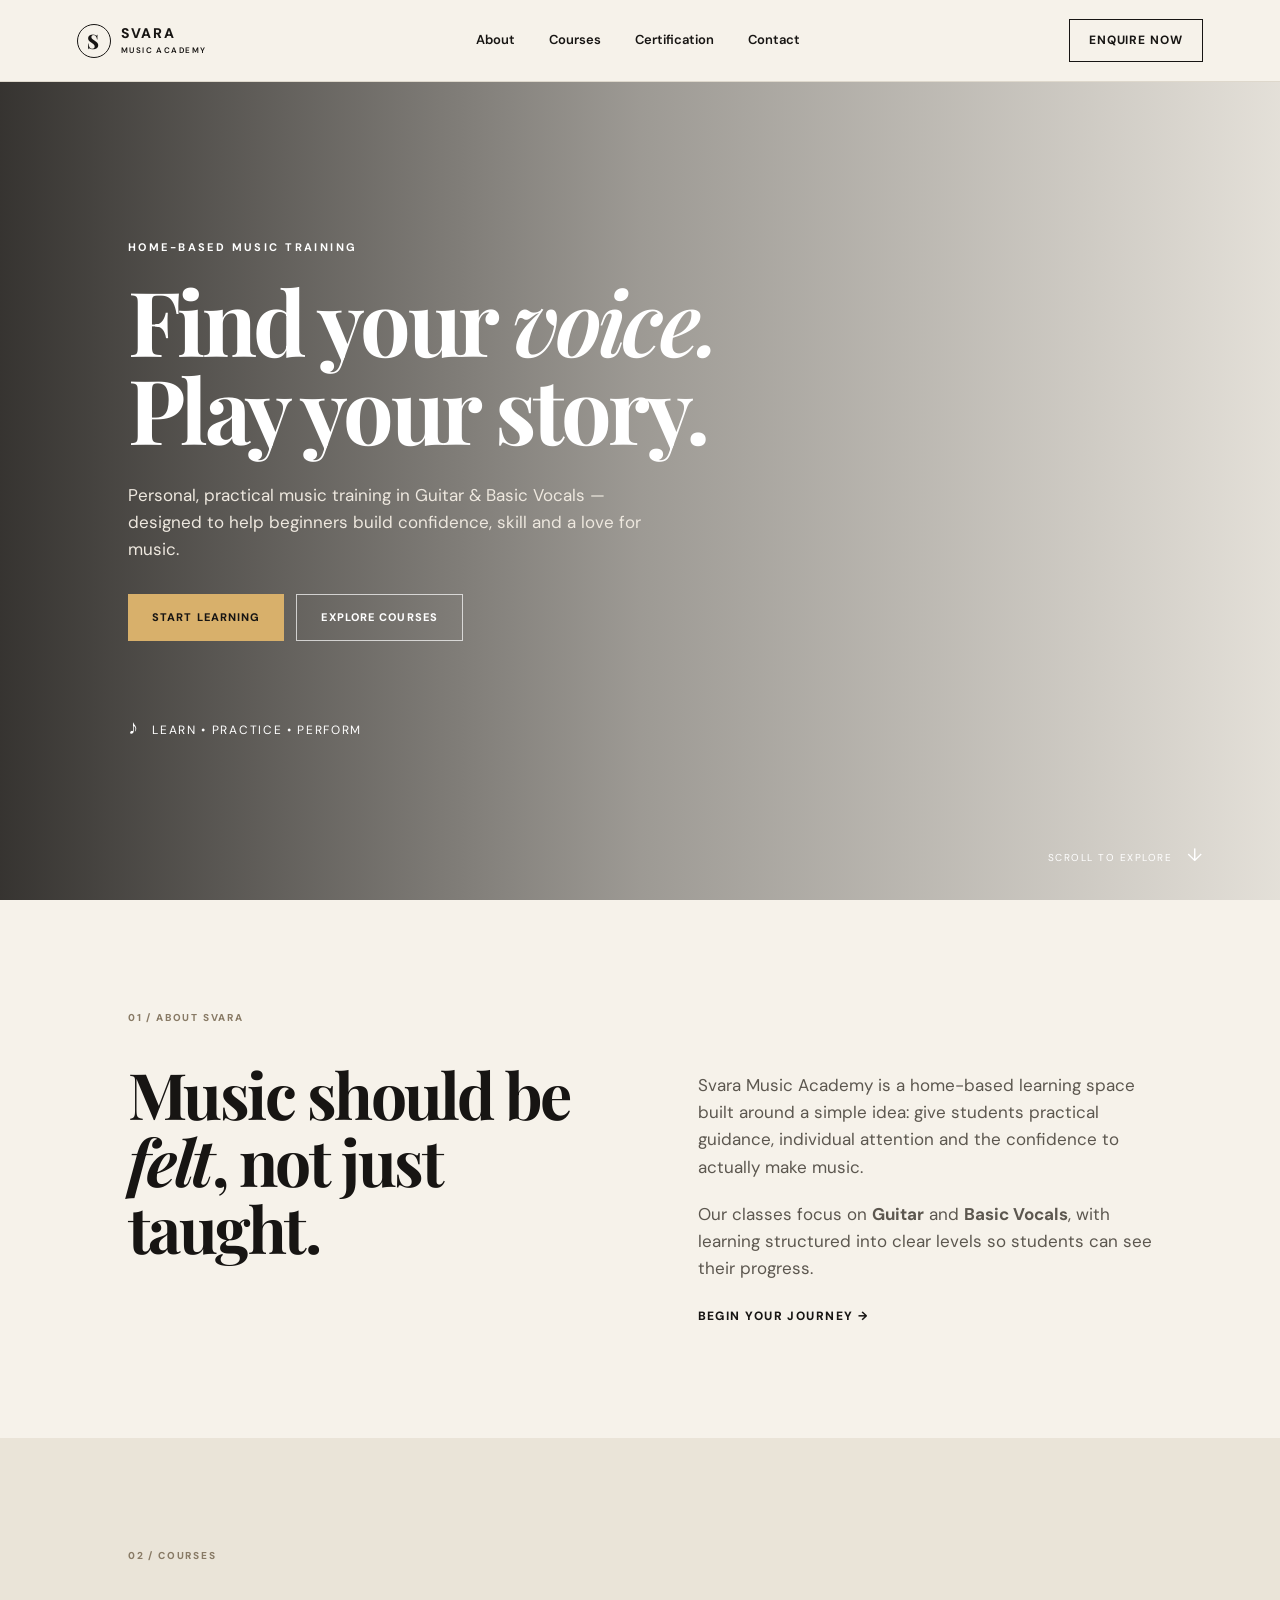
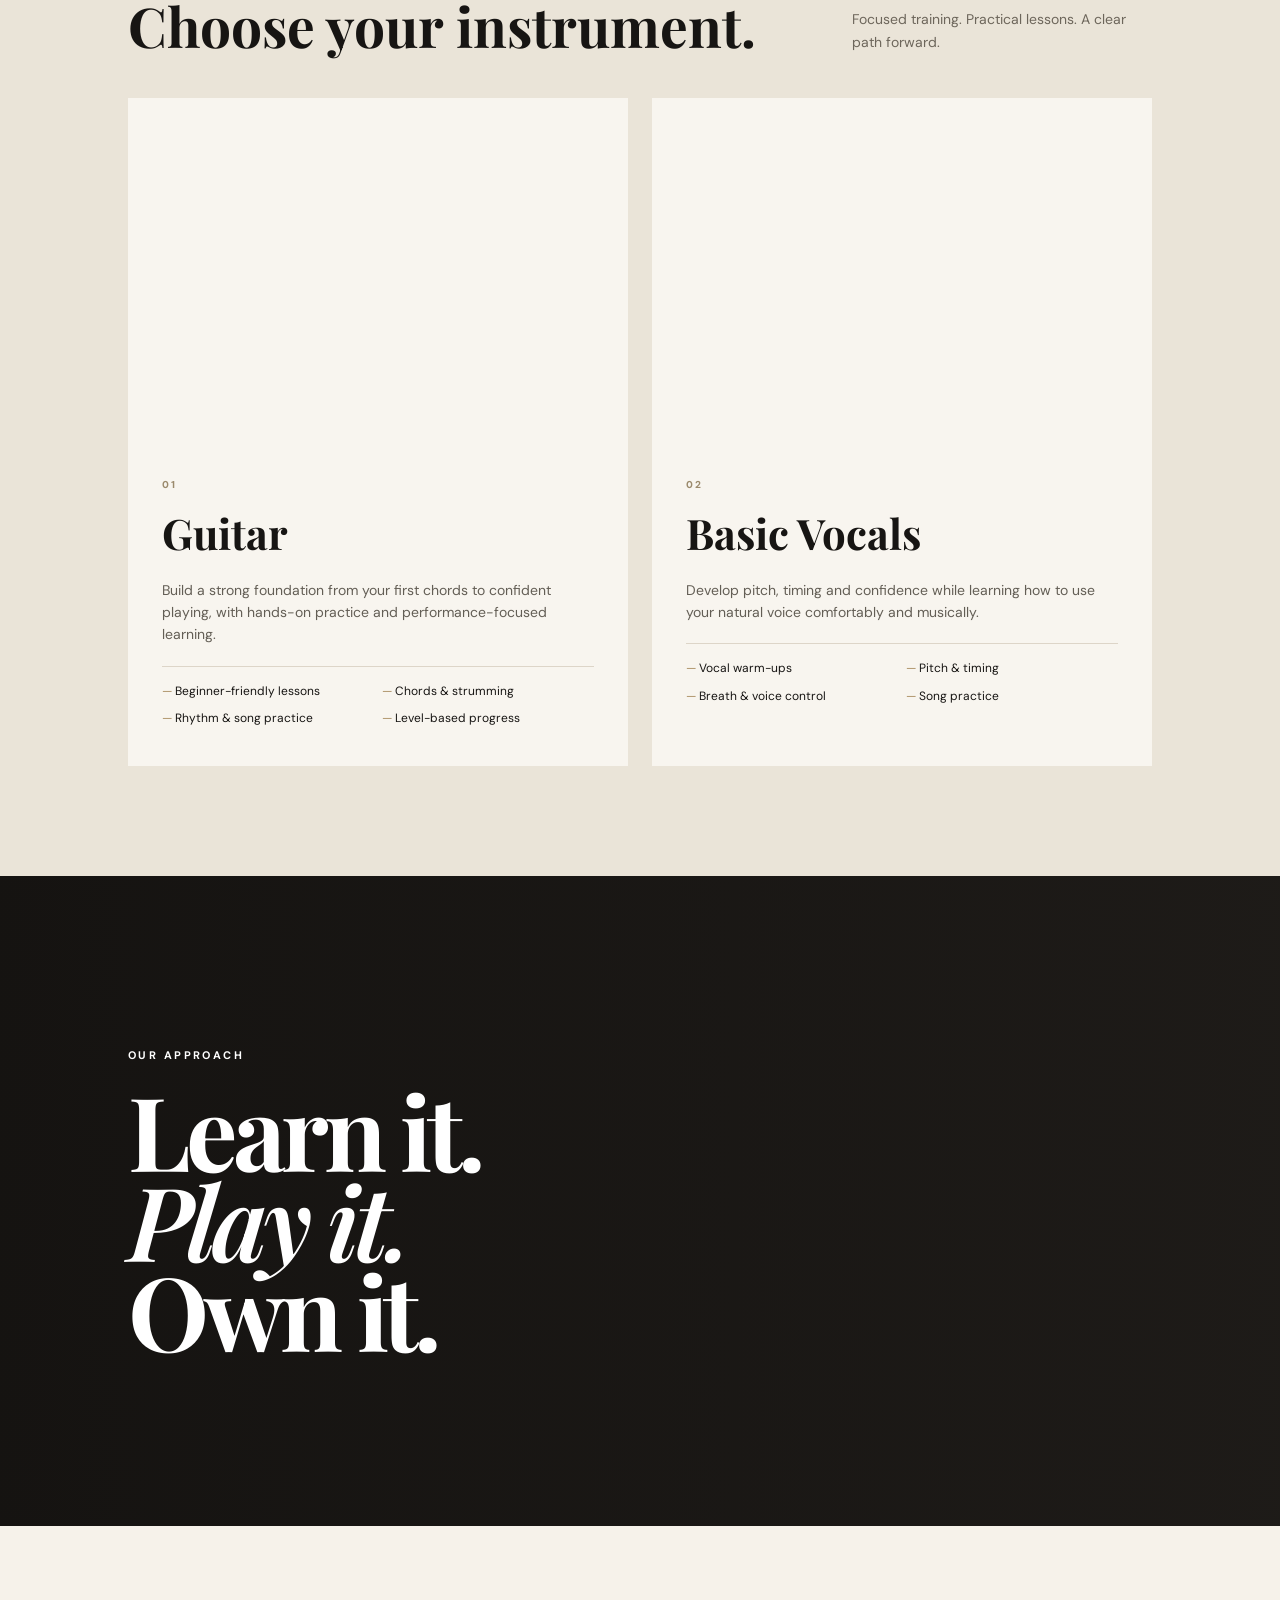
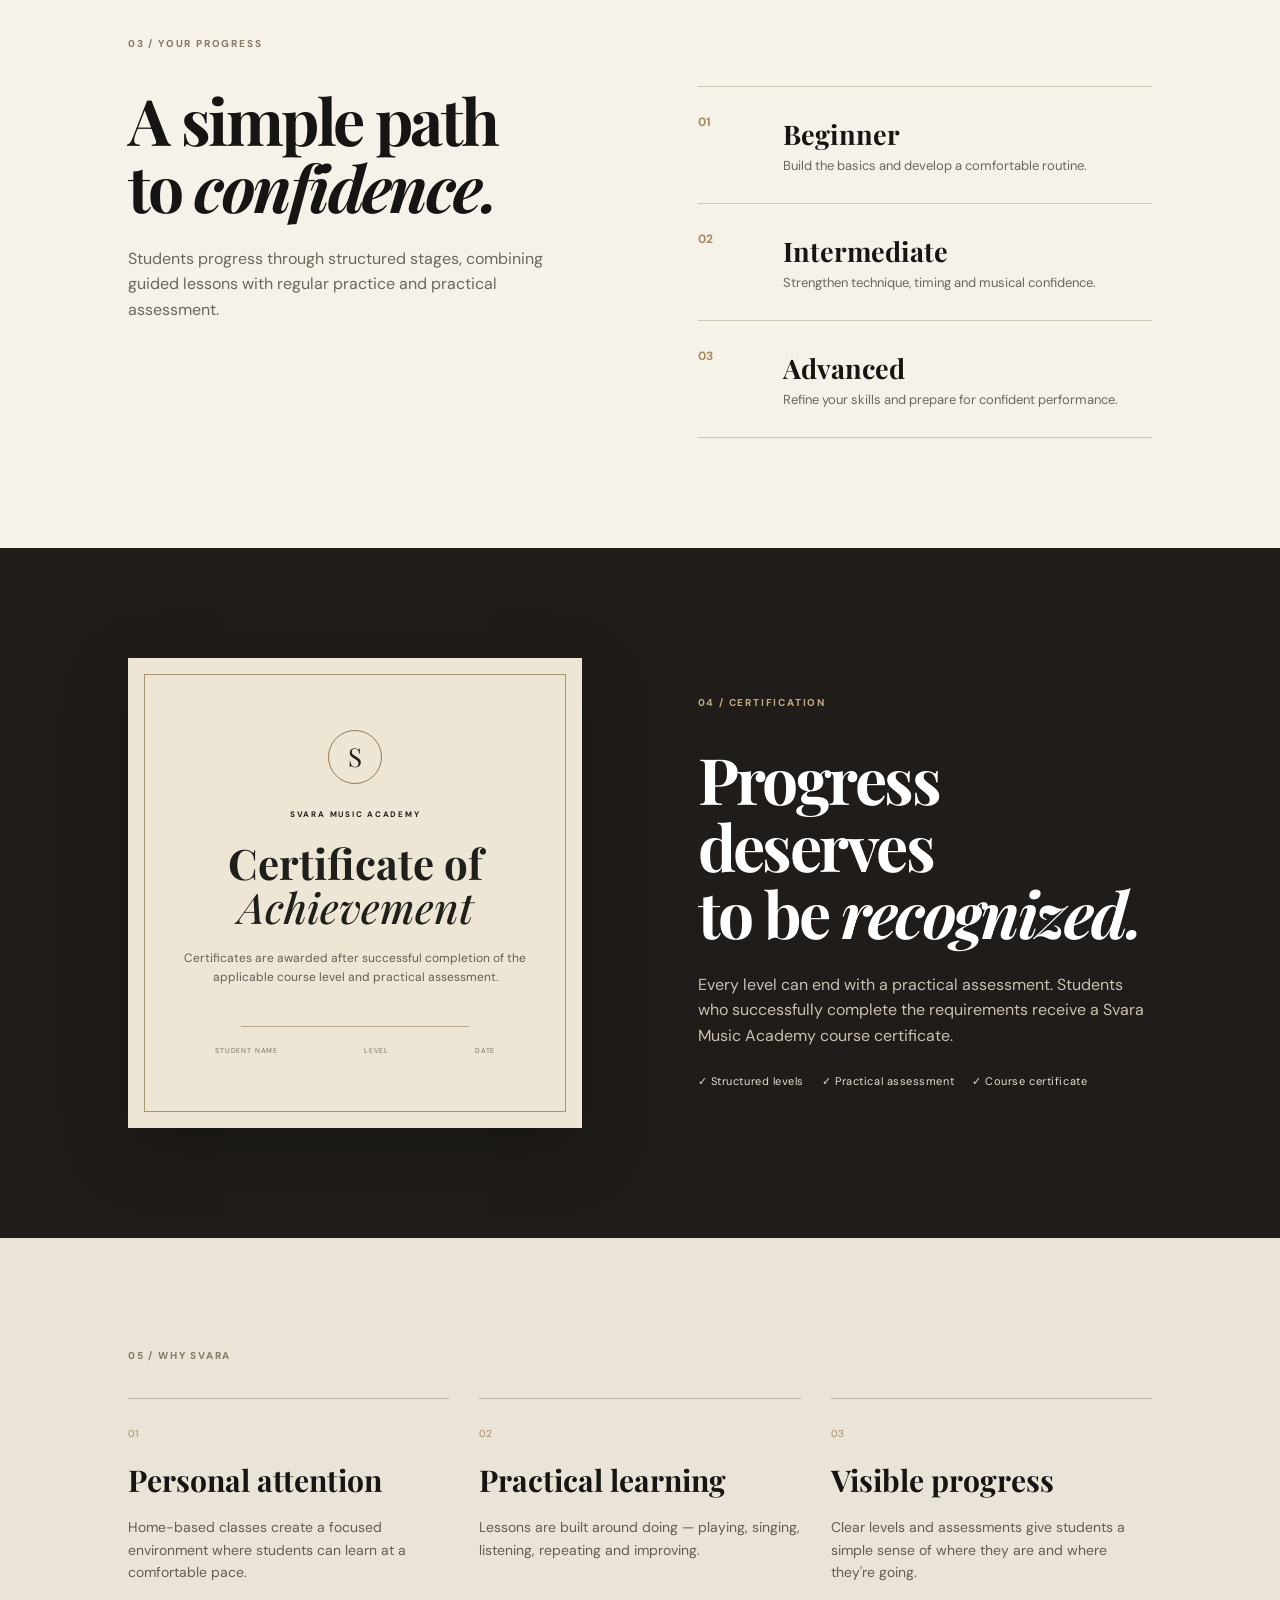
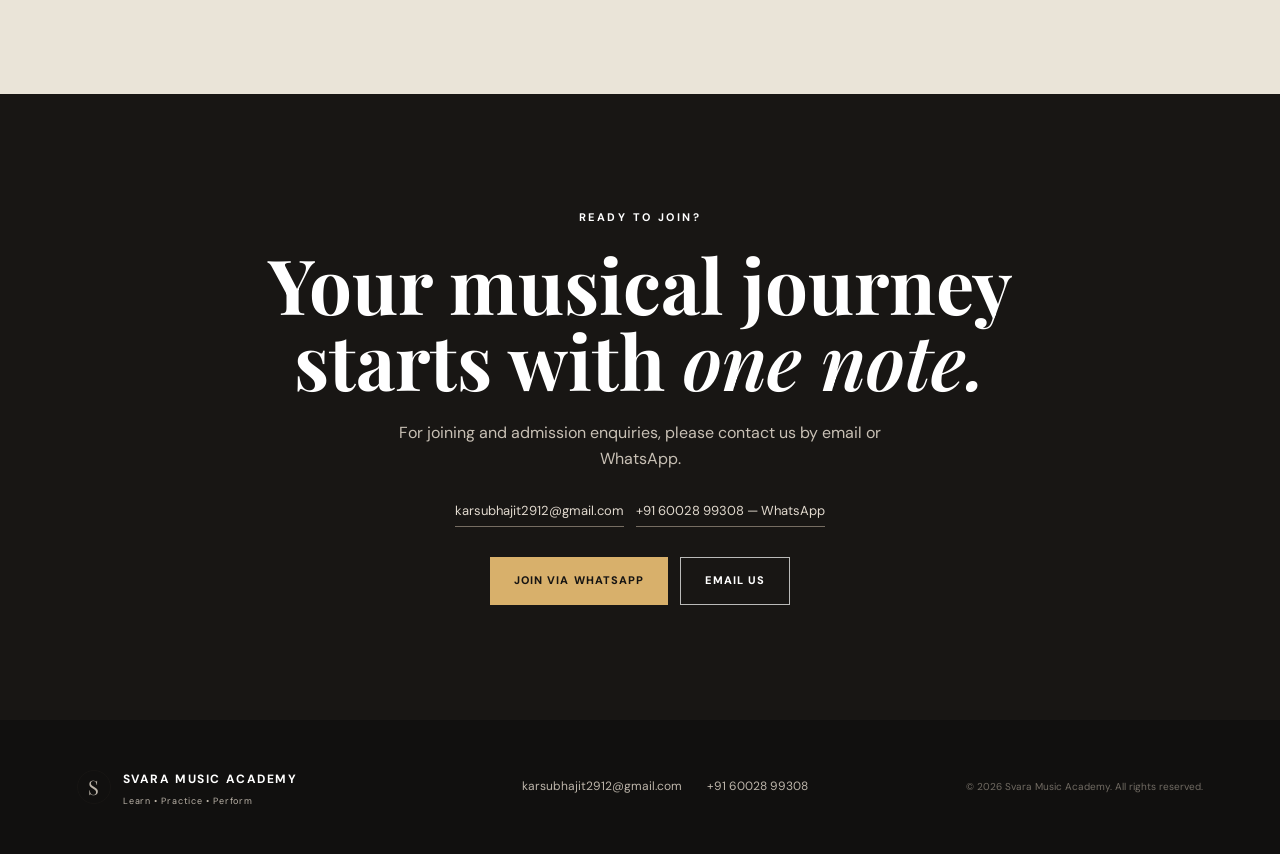
<file: index.html>
<!DOCTYPE html>
<html lang="en">
<head>
  <meta charset="UTF-8">
  <meta name="viewport" content="width=device-width, initial-scale=1.0">
  <meta name="description" content="Svara Music Academy - Learn Guitar and Basic Vocals from home with structured levels, practical training and certificates.">
  <title>Svara Music Academy | Learn • Practice • Perform</title>
  <link rel="preconnect" href="https://fonts.googleapis.com">
  <link rel="preconnect" href="https://fonts.gstatic.com" crossorigin>
  <link href="https://fonts.googleapis.com/css2?family=DM+Sans:wght@400;500;600;700&family=Playfair+Display:wght@600;700;800&display=swap" rel="stylesheet">
  <link rel="stylesheet" href="styles.css">
</head>
<body>
  <header class="nav">
    <a class="brand" href="#home"><span class="brand-mark">S</span><span>SVARA<br><small>MUSIC ACADEMY</small></span></a>
    <nav>
      <a href="#about">About</a>
      <a href="#courses">Courses</a>
      <a href="#certification">Certification</a>
      <a href="#contact">Contact</a>
    </nav>
    <a class="nav-cta" href="#enroll">Enquire Now</a>
    <button class="menu" aria-label="Open menu">☰</button>
  </header>

  <main id="home">
    <section class="hero">
      <div class="hero-overlay"></div>
      <div class="hero-content">
        <p class="eyebrow">HOME-BASED MUSIC TRAINING</p>
        <h1>Find your <em>voice.</em><br>Play your story.</h1>
        <p class="hero-copy">Personal, practical music training in Guitar & Basic Vocals — designed to help beginners build confidence, skill and a love for music.</p>
        <div class="hero-actions">
          <a class="button primary" href="#enroll">Start Learning</a>
          <a class="button ghost" href="#courses">Explore Courses</a>
        </div>
        <div class="hero-note"><span>♪</span> Learn • Practice • Perform</div>
      </div>
      <div class="scroll">SCROLL TO EXPLORE <span>↓</span></div>
    </section>

    <section class="intro section" id="about">
      <div class="section-label">01 / ABOUT SVARA</div>
      <div class="intro-grid">
        <div>
          <h2>Music should be <span>felt</span>, not just taught.</h2>
        </div>
        <div class="intro-copy">
          <p>Svara Music Academy is a home-based learning space built around a simple idea: give students practical guidance, individual attention and the confidence to actually make music.</p>
          <p>Our classes focus on <strong>Guitar</strong> and <strong>Basic Vocals</strong>, with learning structured into clear levels so students can see their progress.</p>
          <a class="text-link" href="#enroll">Begin your journey →</a>
        </div>
      </div>
    </section>

    <section class="courses section" id="courses">
      <div class="section-top">
        <div>
          <div class="section-label">02 / COURSES</div>
          <h2>Choose your instrument.</h2>
        </div>
        <p>Focused training. Practical lessons. A clear path forward.</p>
      </div>
      <div class="course-grid">
        <article class="course-card guitar">
          <div class="course-image"></div>
          <div class="course-body">
            <span class="course-number">01</span>
            <h3>Guitar</h3>
            <p>Build a strong foundation from your first chords to confident playing, with hands-on practice and performance-focused learning.</p>
            <ul>
              <li>Beginner-friendly lessons</li>
              <li>Chords & strumming</li>
              <li>Rhythm & song practice</li>
              <li>Level-based progress</li>
            </ul>
          </div>
        </article>
        <article class="course-card vocals">
          <div class="course-image"></div>
          <div class="course-body">
            <span class="course-number">02</span>
            <h3>Basic Vocals</h3>
            <p>Develop pitch, timing and confidence while learning how to use your natural voice comfortably and musically.</p>
            <ul>
              <li>Vocal warm-ups</li>
              <li>Pitch & timing</li>
              <li>Breath & voice control</li>
              <li>Song practice</li>
            </ul>
          </div>
        </article>
      </div>
    </section>

    <section class="statement">
      <div class="statement-bg"></div>
      <div class="statement-content">
        <p class="eyebrow">OUR APPROACH</p>
        <h2>Learn it.<br><i>Play it.</i><br>Own it.</h2>
      </div>
    </section>

    <section class="levels section">
      <div class="section-label">03 / YOUR PROGRESS</div>
      <div class="levels-grid">
        <div>
          <h2>A simple path<br>to <span>confidence.</span></h2>
          <p class="muted">Students progress through structured stages, combining guided lessons with regular practice and practical assessment.</p>
        </div>
        <div class="level-list">
          <div class="level"><b>01</b><div><h3>Beginner</h3><p>Build the basics and develop a comfortable routine.</p></div></div>
          <div class="level"><b>02</b><div><h3>Intermediate</h3><p>Strengthen technique, timing and musical confidence.</p></div></div>
          <div class="level"><b>03</b><div><h3>Advanced</h3><p>Refine your skills and prepare for confident performance.</p></div></div>
        </div>
      </div>
    </section>

    <section class="certification section" id="certification">
      <div class="certificate-card">
        <div class="certificate-inner">
          <div class="certificate-seal">S</div>
          <p class="eyebrow">SVARA MUSIC ACADEMY</p>
          <h2>Certificate of<br><em>Achievement</em></h2>
          <p class="certificate-copy">Certificates are awarded after successful completion of the applicable course level and practical assessment.</p>
          <div class="certificate-line"></div>
          <div class="certificate-meta"><span>STUDENT NAME</span><span>LEVEL</span><span>DATE</span></div>
        </div>
      </div>
      <div class="cert-copy">
        <div class="section-label">04 / CERTIFICATION</div>
        <h2>Progress deserves<br>to be <span>recognized.</span></h2>
        <p>Every level can end with a practical assessment. Students who successfully complete the requirements receive a Svara Music Academy course certificate.</p>
        <div class="mini-points">
          <span>✓ Structured levels</span><span>✓ Practical assessment</span><span>✓ Course certificate</span>
        </div>
      </div>
    </section>

    <section class="why section">
      <div class="section-label">05 / WHY SVARA</div>
      <div class="why-grid">
        <div class="why-item"><span>01</span><h3>Personal attention</h3><p>Home-based classes create a focused environment where students can learn at a comfortable pace.</p></div>
        <div class="why-item"><span>02</span><h3>Practical learning</h3><p>Lessons are built around doing — playing, singing, listening, repeating and improving.</p></div>
        <div class="why-item"><span>03</span><h3>Visible progress</h3><p>Clear levels and assessments give students a simple sense of where they are and where they're going.</p></div>
      </div>
    </section>

    <section class="cta" id="enroll">
      <div class="cta-inner">
        <p class="eyebrow">READY TO JOIN?</p>
        <h2>Your musical journey<br>starts with <em>one note.</em></h2>
        <p>For joining and admission enquiries, please contact us by email or WhatsApp.</p>
        <div class="contact-details">
          <a href="mailto:karsubhajit2912@gmail.com?subject=Svara%20Music%20Academy%20Joining%20Enquiry">karsubhajit2912@gmail.com</a>
          <a href="https://wa.me/916002899308?text=Hello%20Svara%20Music%20Academy%2C%20I%20would%20like%20to%20join%20and%20would%20like%20to%20know%20about%20the%20courses%2C%20fees%20and%20timings." target="_blank" rel="noopener">+91 60028 99308 — WhatsApp</a>
        </div>
        <div class="cta-buttons">
          <a class="button primary" href="https://wa.me/916002899308?text=Hello%20Svara%20Music%20Academy%2C%20I%20would%20like%20to%20join%20and%20would%20like%20to%20know%20about%20the%20courses%2C%20fees%20and%20timings." target="_blank" rel="noopener">Join via WhatsApp</a>
          <a class="button outline-light" href="mailto:karsubhajit2912@gmail.com?subject=Svara%20Music%20Academy%20Enquiry">Email Us</a>
        </div>
      </div>
    </section>
  </main>

  <footer id="contact">
    <div class="footer-brand"><span class="brand-mark">S</span><div><strong>SVARA MUSIC ACADEMY</strong><small>Learn • Practice • Perform</small></div></div>
    <div class="footer-contact"><a href="mailto:karsubhajit2912@gmail.com">karsubhajit2912@gmail.com</a><a href="https://wa.me/916002899308" target="_blank" rel="noopener">+91 60028 99308</a></div>
    <p class="copyright">© 2026 Svara Music Academy. All rights reserved.</p>
  </footer>

  <script src="script.js"></script>
</body>
</html>
</file>
<file: styles.css>
*{box-sizing:border-box;margin:0;padding:0}html{scroll-behavior:smooth}body{font-family:"DM Sans",sans-serif;color:#171513;background:#f6f2ea;line-height:1.6}a{text-decoration:none;color:inherit}.nav{height:82px;padding:0 6vw;display:flex;align-items:center;justify-content:space-between;background:#f6f2ea;position:sticky;top:0;z-index:20;border-bottom:1px solid #ded8cc}.brand{display:flex;align-items:center;gap:10px;font-weight:800;letter-spacing:.13em;font-size:14px;line-height:1.05}.brand small{font-size:8px;letter-spacing:.18em;font-weight:600}.brand-mark{display:grid;place-items:center;width:34px;height:34px;border:1px solid #171513;border-radius:50%;font-family:"Playfair Display",serif;font-size:20px}.nav nav{display:flex;gap:34px;font-size:13px;font-weight:600}.nav nav a:hover,.text-link:hover{opacity:.6}.nav-cta{padding:11px 19px;border:1px solid #171513;font-size:12px;font-weight:700;text-transform:uppercase;letter-spacing:.08em}.menu{display:none;border:0;background:none;font-size:24px}.hero{min-height:calc(100vh - 82px);position:relative;display:flex;align-items:center;background-image:url("https://images.unsplash.com/photo-1525201548942-d8732f6617a0?auto=format&fit=crop&w=2000&q=85");background-size:cover;background-position:center}.hero-overlay{position:absolute;inset:0;background:linear-gradient(90deg,rgba(12,10,8,.82),rgba(12,10,8,.38),rgba(12,10,8,.08))}.hero-content{position:relative;color:white;width:min(700px,86%);margin-left:10vw;padding:90px 0}.eyebrow{font-size:11px;letter-spacing:.22em;font-weight:700;text-transform:uppercase;margin-bottom:20px}.hero h1{font-family:"Playfair Display",serif;font-size:clamp(54px,7vw,96px);line-height:.98;letter-spacing:-.04em}.hero h1 em,.statement h2 i,.cta h2 em{font-weight:600}.hero-copy{max-width:540px;margin:30px 0;font-size:17px;color:#eee8df}.hero-actions{display:flex;gap:12px;flex-wrap:wrap}.button{display:inline-flex;align-items:center;justify-content:center;padding:14px 24px;text-transform:uppercase;letter-spacing:.1em;font-size:11px;font-weight:800}.primary{background:#d8b06b;color:#171513}.ghost{border:1px solid rgba(255,255,255,.7);color:white}.outline-light{border:1px solid rgba(255,255,255,.7);color:white}.hero-note{margin-top:70px;font-size:12px;letter-spacing:.14em;text-transform:uppercase}.hero-note span{font-size:20px;margin-right:8px}.scroll{position:absolute;bottom:30px;right:6vw;color:white;font-size:10px;letter-spacing:.15em}.scroll span{margin-left:10px;font-size:18px}.section{padding:110px 10vw}.section-label{font-size:10px;letter-spacing:.18em;font-weight:800;color:#887a65;margin-bottom:34px}.intro-grid,.levels-grid,.certification{display:grid;grid-template-columns:1fr 1fr;gap:9vw}.intro h2,.levels h2,.cert-copy h2{font-family:"Playfair Display",serif;font-size:clamp(42px,5vw,70px);line-height:1.05;letter-spacing:-.04em}.intro h2 span,.levels h2 span,.cert-copy h2 span{font-style:italic}.intro-copy{max-width:550px;padding-top:12px}.intro-copy p{margin-bottom:20px;font-size:17px;color:#5c574f}.text-link{font-size:12px;text-transform:uppercase;letter-spacing:.12em;font-weight:800}.courses{background:#eae4d8}.section-top{display:flex;justify-content:space-between;align-items:end;margin-bottom:45px}.section-top h2{font-family:"Playfair Display",serif;font-size:55px;line-height:1}.section-top>p{max-width:300px;color:#6d665b;font-size:14px}.course-grid{display:grid;grid-template-columns:1fr 1fr;gap:24px}.course-card{background:#f8f5ef}.course-image{height:340px;background-size:cover;background-position:center}.guitar .course-image{background-image:url("https://images.unsplash.com/photo-1516924962500-2b4b3b99ea02?auto=format&fit=crop&w=1200&q=85")}.vocals .course-image{background-image:url("https://images.unsplash.com/photo-1524368535928-5b5e00ddc76b?auto=format&fit=crop&w=1200&q=85")}.course-body{padding:32px 34px 38px;position:relative}.course-number{font-size:10px;letter-spacing:.15em;color:#9b8a6c;font-weight:800}.course-body h3{font-family:"Playfair Display",serif;font-size:42px;margin:4px 0 12px}.course-body p{color:#635e55;font-size:14px;margin-bottom:20px}.course-body ul{list-style:none;border-top:1px solid #ddd5c8;padding-top:15px;display:grid;grid-template-columns:1fr 1fr;gap:8px;font-size:12px}.course-body li:before{content:"— ";color:#a78a5c}.statement{height:650px;position:relative;background:#201d1a;color:white;display:flex;align-items:center}.statement-bg{position:absolute;inset:0;background-image:linear-gradient(90deg,rgba(20,18,16,.9),rgba(20,18,16,.2)),url("https://images.unsplash.com/photo-1520523839897-bd0b52f945a0?auto=format&fit=crop&w=1800&q=85");background-size:cover;background-position:center}.statement-content{position:relative;margin-left:10vw}.statement h2{font-family:"Playfair Display",serif;font-size:clamp(60px,8vw,110px);line-height:.88;letter-spacing:-.05em}.levels{background:#f6f2ea}.muted{color:#6d665b;max-width:430px;margin-top:25px}.level-list{border-top:1px solid #cfc6b7}.level{display:grid;grid-template-columns:65px 1fr;gap:20px;padding:26px 0;border-bottom:1px solid #cfc6b7}.level>b{font-size:12px;color:#a58a60}.level h3{font-family:"Playfair Display",serif;font-size:27px}.level p{font-size:13px;color:#6d665b}.certification{background:#1f1c19;color:white;align-items:center}.certificate-card{background:#eee6d5;color:#211f1b;padding:16px;box-shadow:0 20px 60px rgba(0,0,0,.25)}.certificate-inner{border:1px solid #a99571;padding:55px 35px;text-align:center;min-height:430px;display:flex;flex-direction:column;align-items:center;justify-content:center}.certificate-seal{width:54px;height:54px;border:1px solid #8f7957;border-radius:50%;display:grid;place-items:center;font-family:"Playfair Display",serif;font-size:26px;margin-bottom:24px}.certificate-inner .eyebrow{font-size:8px}.certificate-inner h2{font-family:"Playfair Display",serif;font-size:42px;line-height:1.05}.certificate-inner h2 em{font-weight:500}.certificate-copy{max-width:430px;font-size:12px;color:#645d52;margin:20px auto}.certificate-line{width:65%;border-bottom:1px solid #b8a789;margin:18px 0}.certificate-meta{width:80%;display:flex;justify-content:space-between;font-size:7px;letter-spacing:.12em;color:#776c5c}.cert-copy .section-label{color:#bfa981}.cert-copy p{max-width:470px;color:#c9c0b3;margin:25px 0;font-size:16px}.mini-points{display:flex;flex-wrap:wrap;gap:18px;font-size:11px;letter-spacing:.05em;color:#e6ded1}.why{background:#eae4d8}.why-grid{display:grid;grid-template-columns:repeat(3,1fr);gap:30px}.why-item{border-top:1px solid #bfb5a5;padding-top:20px}.why-item span{font-size:10px;color:#a58a60}.why-item h3{font-family:"Playfair Display",serif;font-size:30px;margin:12px 0}.why-item p{font-size:14px;color:#625d55}.cta{background:#181614;color:white;text-align:center;padding:115px 6vw}.cta-inner{max-width:800px;margin:auto}.cta h2{font-family:"Playfair Display",serif;font-size:clamp(48px,6vw,76px);line-height:1}.cta>p,.cta-inner>p:not(.eyebrow){color:#c8c0b5;margin:22px auto 30px;max-width:500px}.cta-buttons{display:flex;justify-content:center;gap:12px;flex-wrap:wrap}footer{padding:45px 6vw;background:#11100f;color:#bdb5aa;display:grid;grid-template-columns:1fr 1fr auto;align-items:center;gap:30px}.footer-brand{display:flex;gap:12px;align-items:center}.footer-brand strong{font-size:12px;letter-spacing:.13em;color:white}.footer-brand small{display:block;font-size:9px;letter-spacing:.1em;margin-top:4px}.footer-contact{display:flex;gap:25px;font-size:12px}.footer-contact a:hover{color:white}.copyright{font-size:10px;text-align:right;color:#716b63}@media(max-width:800px){.nav{height:70px;padding:0 5vw}.nav nav,.nav-cta{display:none}.menu{display:block}.hero{min-height:calc(100vh - 70px)}.hero-content{margin-left:7vw;padding:60px 0}.hero h1{font-size:54px}.section{padding:80px 7vw}.intro-grid,.levels-grid,.certification{grid-template-columns:1fr;gap:45px}.course-grid,.why-grid{grid-template-columns:1fr}.section-top{display:block}.section-top h2{font-size:45px}.section-top>p{margin-top:20px}.course-image{height:260px}.statement{height:520px}.statement-content{margin-left:7vw}footer{grid-template-columns:1fr}.footer-contact{flex-direction:column;gap:7px}.copyright{text-align:left}.certificate-inner{padding:35px 20px}.certificate-inner h2{font-size:34px}}
.contact-details{display:flex;justify-content:center;gap:12px;flex-wrap:wrap;margin:20px auto 30px}.contact-details a{border-bottom:1px solid #766d62;padding-bottom:4px;font-size:13px;color:#e1d9ce}.contact-details a:hover{color:white;border-color:white}
</file>
